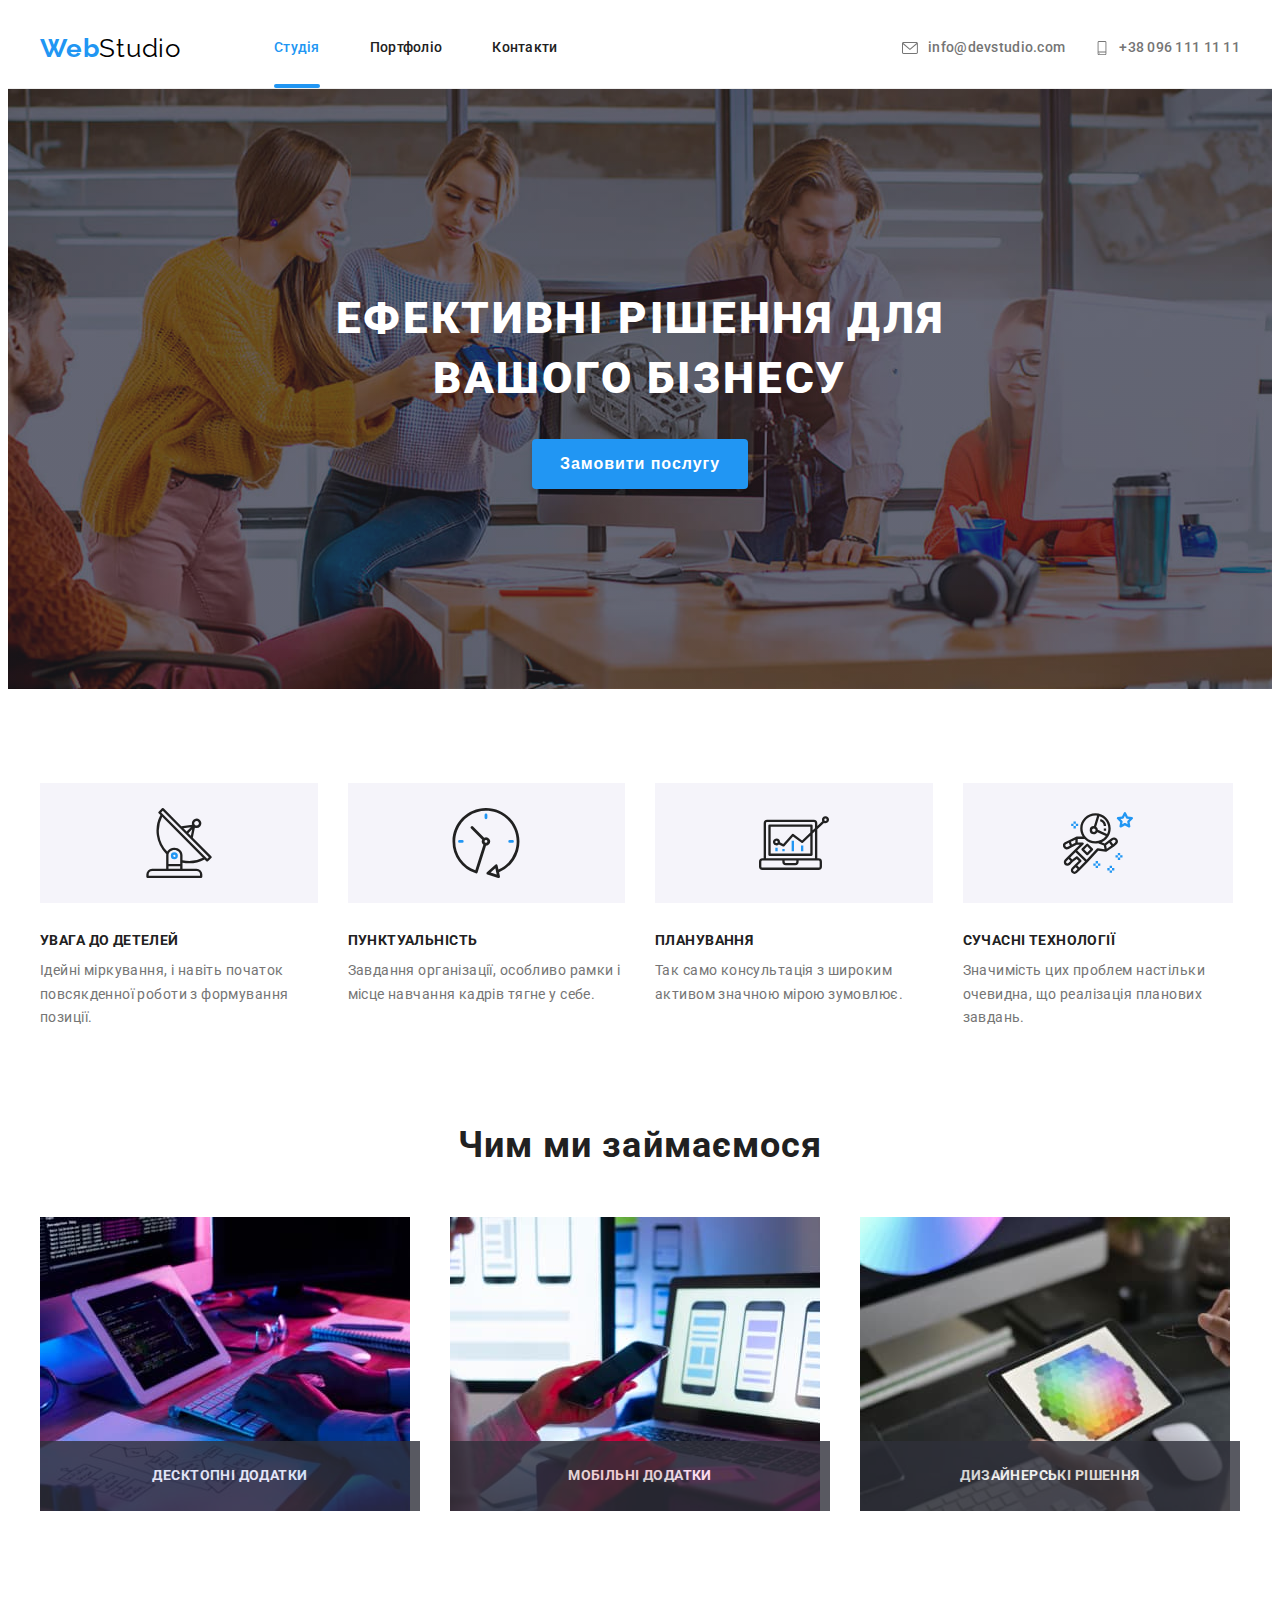
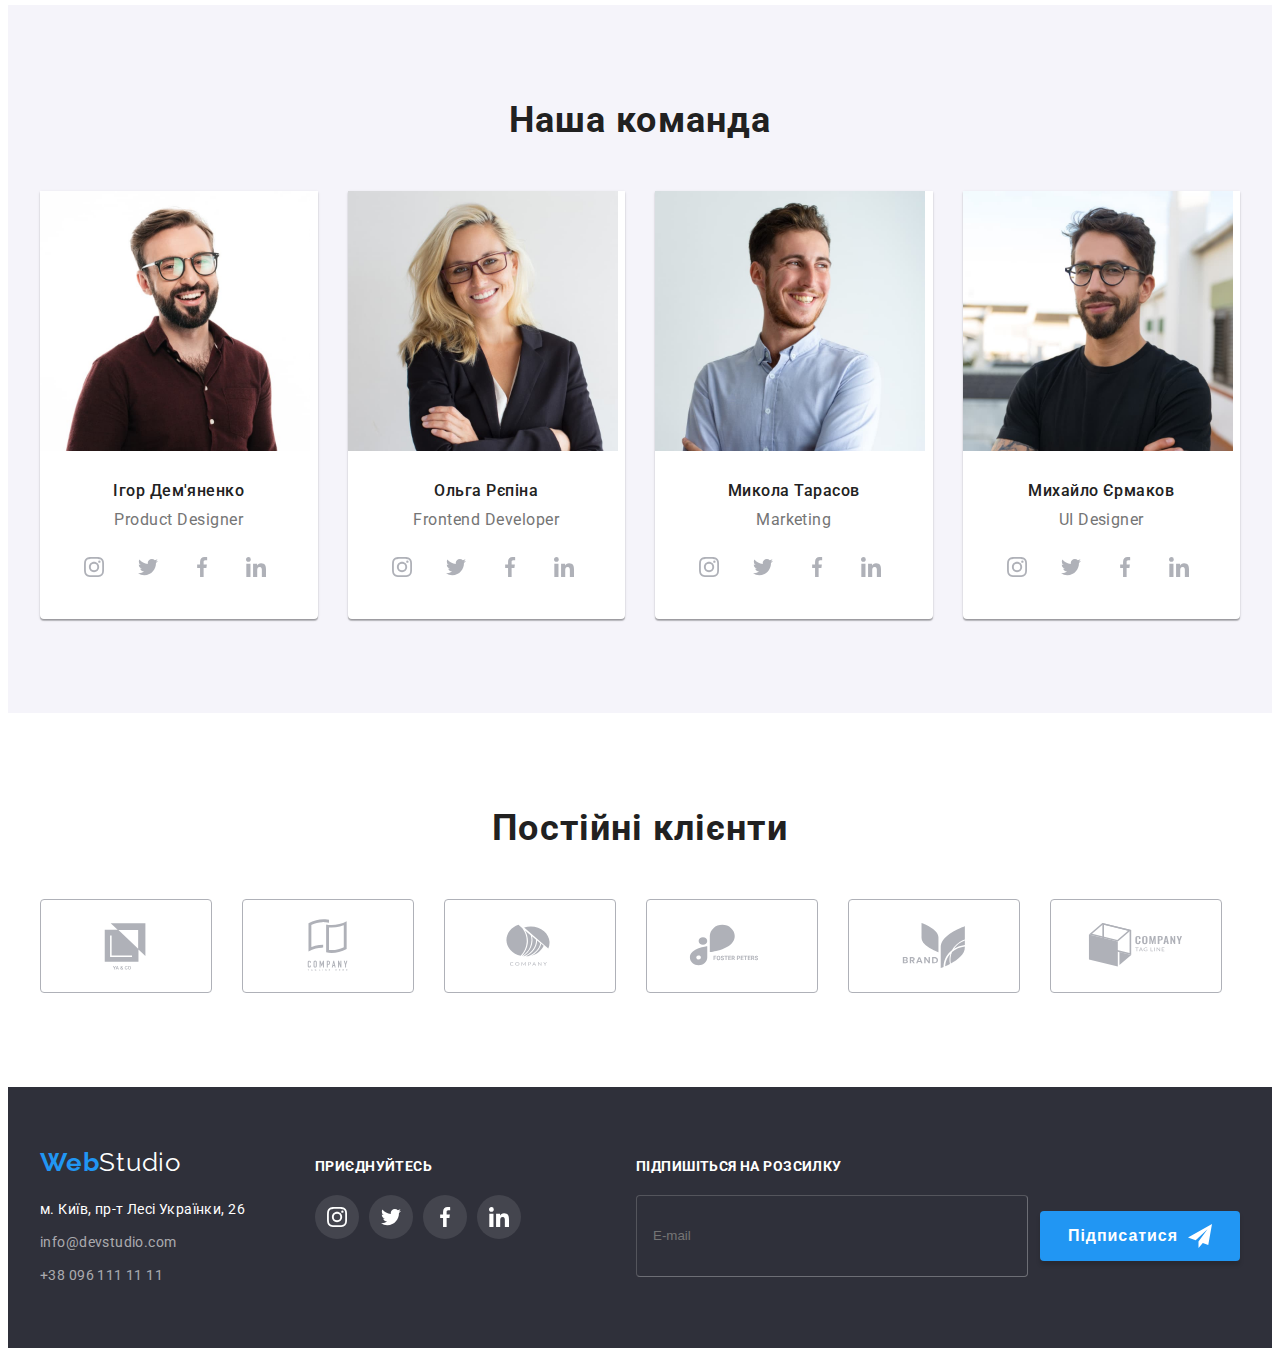
<file: index.html>
<!DOCTYPE html>
<html lang="uk">

<head>
    <meta charset="UTF-8">
    <meta http-equiv="X-UA-Compatible" content="IE=edge">
    <meta name="viewport" content="width=device-width, initial-scale=1.0">
    <title>Web Studio</title>

    <link rel="preconnect" href="https://fonts.googleapis.com">
    <link rel="preconnect" href="https://fonts.gstatic.com" crossorigin>
    <link
        href="https://fonts.googleapis.com/css2?family=Oleo+Script&family=Raleway:wght@700&family=Roboto:wght@400;500;700;900&display=swap"
        rel="stylesheet">
    <link rel="stylesheet" href="https://cdnjs.cloudflare.com/ajax/libs/modern-normalize/2.0.0/modern-normalize.min.css"
        integrity="sha512-4xo8blKMVCiXpTaLzQSLSw3KFOVPWhm/TRtuPVc4WG6kUgjH6J03IBuG7JZPkcWMxJ5huwaBpOpnwYElP/m6wg=="
        crossorigin="anonymous" referrerpolicy="no-referrer" />
    <!-- Анімаційний лінк -->
    <link href="https://unpkg.com/aos@2.3.1/dist/aos.css" rel="stylesheet">
    <!-- *********** -->
    <link rel="stylesheet" href="./css/styles.css">
</head>

<body>
    <!-- Шапка -->

    <header class="header">
        <div class="container header-box">
            <nav class="navigation">
                <a class="logo1 link" href="./index.html">Web<span class="logo2">Studio</span></a>
                <ul class="nav-list">
                    <li><a class="link navigation-link accent-link" href="./index.html">Студія</a></li>
                    <li><a class="link navigation-link" href="./portfolio.html">Портфоліо</a></li>
                    <li><a class="link navigation-link" href="./index.html">Контакти</a></li>
                </ul>
            </nav>
            <ul class="nav-contact">
                <li><a class="link link-contact" href="mailto:spolonchuk@gmail.com">
                        <svg class="contact-svg" width="16" height="12">
                            <use href="./images/svg/sprite.svg#icon-envelope"> </use>
                        </svg>
                        info@devstudio.com
                    </a>
                </li>
                <li><a class="link link-contact" href="tel:+380961111111">
                        <svg class="contact-svg" width="14" height="16">
                            <use href="./images/svg/sprite.svg#icon-smartphone"> </use>
                        </svg>
                        +38 096 111 11 11
                    </a>
                </li>
            </ul>
        </div>
    </header>

    <main>
        <!-- Герой -->
        <section class="section hero">
            <div class="container hero-box">
                <h1 class="hero-title">Ефективні рішення для вашого бізнесу</h1>
                <button class="btn" type="button" data-modal-open>Замовити послугу</button>
            </div>
            <!-- модальна форма, яка відкривається по кноці -->
            <div class="backdrop is-hidden" data-modal>
                <div class="modal-wrapper">
                    <button class="close-btn" type="button" data-modal-close>
                        <svg class="close-svg" width="18" height="18">
                            <use href="./images/svg/sprite.svg#icon-close-btn"></use>
                        </svg>
                    </button>
                    <h2 class="modal-wrapper-title">Залиште свої дані, ми вам передзвонимо</h2>
                    <form name="form-call-back" class="form-call-back" action="javascript:void(0);">
                        <label class="mw-label">
                            <span class="mw-label-title">Ім'я</span>
                            <input type="text" name="name" class="inp-info">
                            <span class="mw-svg-box">
                                <svg class="mw-svg" width="18" height="18">
                                    <use href="./images/svg/icons.svg#icon-person"></use>
                                </svg>
                            </span>
                        </label>
                        <label class="mw-label">
                            <span class="mw-label-title">Телефон</span>
                            <input type="tel" name="tel" class="inp-info">
                            <span class="mw-svg-box">
                                <svg class="mw-svg" width="18" height="18">
                                    <use href="./images/svg/icons.svg#icon-phone"></use>
                                </svg>
                            </span>
                        </label>
                        <label class="mw-label">
                            <span class="mw-label-title">Пошта</span>
                            <input type="email" name="email" class="inp-info">
                            <span class="mw-svg-box">
                                <svg class="mw-svg" width="18" height="18">
                                    <use href="./images/svg/icons.svg#icon-email"></use>
                                </svg>
                            </span>
                        </label>
                        <label class="mw-label">
                            <span class="mw-label-title">Коментар</span>
                            <textarea name="comment" class="comment" placeholder="Введіть текст"></textarea>
                        </label>
                        <label class="check-label mw-label">
                            <input type="checkbox" name="news-check" class="news-check visually-hidden">
                            <span class="custom-check">
                                <svg class="custom-check-svg" width="12" height="12">
                                    <use href="./images/svg/icons.svg#icon-v"></use>
                                </svg>
                            </span>
                            <span class="text-check">
                                Погоджуюся з розсилкою та приймаю <a href="">Умови договору</a>
                            </span>
                        </label>
                        <button type="submit" class="btn btn-width">Відправити</button>
                    </form>
                </div>
            </div>
        </section>

        <section class="section advantages">
            <div class="container">
                <h2 class="visually-hidden">Наші переваги</h2>
                <ul class="adv-list">
                    <li class="adv-item">
                        <div class="adv-box-svg">
                            <svg class="adv-svg" width="70" height="70">
                                <use href="./images/svg/sprite.svg#icon-antenna"> </use>
                            </svg>
                        </div>
                        <h3 class="advan-title">Увага до детелей</h3>
                        <p class=" advan-text">Ідейні міркування, і навіть початок повсякденної роботи з формування
                            позиції.</p>
                    </li>
                    <li class="adv-item">
                        <div class="adv-box-svg">
                            <svg class="adv-svg" width="70" height="70">
                                <use href="./images/svg/sprite.svg#icon-clock"> </use>
                            </svg>
                        </div>
                        <h3 class="advan-title">ПУНКТУАЛЬНІСТЬ</h3>
                        <p class=" advan-text">Завдання організації, особливо рамки і місце навчання кадрів тягне у
                            себе.</p>
                    </li>
                    <li class="adv-item">
                        <div class="adv-box-svg">
                            <svg class="adv-svg" width="70" height="70">
                                <use href="./images/svg/sprite.svg#icon-diagram"> </use>
                            </svg>
                        </div>
                        <h3 class="advan-title">ПЛАНУВАННЯ</h3>
                        <p class=" advan-text">Так само консультація з широким активом значною мірою зумовлює.</p>
                    </li>
                    <li class="adv-item adv-bcg">
                        <h3 class="advan-title">СУЧАСНІ ТЕХНОЛОГІЇ</h3>
                        <p class=" advan-text">Значимість цих проблем настільки очевидна, що реалізація планових
                            завдань.</p>
                    </li>
                </ul>
            </div>
        </section>

        <section class="section works">
            <div class="container">
                <h2 class="section-title">Чим ми займаємося</h2>
                <ul class="works-list">
                    <li class="works-item">
                        <img src="./images/main/img1.jpg" alt="Розробка" width="370" height="294">
                        <p class="works-item-title">Десктопні додатки</p>
                    </li>
                    <li class="works-item">
                        <img src="./images/main/img2.jpg" alt="Адаптація" width="370" height="294">
                        <p class="works-item-title">Мобільні додатки</p>

                    </li>
                    <li class="works-item"><img src="./images/main/img3.jpg" alt="Підбір кольору" width="370"
                            height="294">
                        <p class="works-item-title">Дизайнерські рішення</p>
                    </li>
                </ul>
            </div>
        </section>

        <section class="teams section">
            <div class="container">
                <h2 class="section-title">Наша команда</h2>
                <ul class="team-list">
                    <li class="adv-item team-item">
                        <img src="./images/main/teamcard1.jpg" alt="Ігор Дем'яненко" width="270" height="260">
                        <div class="team-box">
                            <h3 class="team-title">Ігор Дем'яненко</h3>
                            <p class="team-text">Product Designer</p>
                            <ul class="social-list list">
                                <li class="social-item">
                                    <a class="social-link" href="">
                                        <svg class="social-svg" width="20" height="20">
                                            <use href="./images/svg/sprite.svg#icon-instagram"> </use>
                                        </svg>
                                    </a>
                                </li>
                                <li class="social-item">
                                    <a class="social-link" href="">
                                        <svg class="social-svg" width="20" height="20">
                                            <use href="./images/svg/sprite.svg#icon-twitter"> </use>
                                        </svg>
                                    </a>
                                </li>
                                <li class="social-item">
                                    <a class="social-link" href="">
                                        <svg class="social-svg" width="20" height="20">
                                            <use href="./images/svg/sprite.svg#icon-facebook"> </use>
                                        </svg>
                                    </a>
                                </li>
                                <li class="social-item">
                                    <a class="social-link" href="">
                                        <svg class="social-svg" width="20" height="20">
                                            <use href="./images/svg/sprite.svg#icon-linkedin"> </use>
                                        </svg>
                                    </a>
                                </li>
                            </ul>
                        </div>
                    </li>
                    <li class="adv-item team-item">
                        <img src="./images/main/teamcard2.jpg" alt="Ольга Рєпіна" width="270" height="260">
                        <div class="team-box">
                            <h3 class="team-title">Ольга Рєпіна</h3>
                            <p class="team-text">Frontend Developer</p>
                            <ul class="social-list list">
                                <li class="social-item">
                                    <a class="social-link" href="">
                                        <svg class="social-svg" width="20" height="20">
                                            <use href="./images/svg/sprite.svg#icon-instagram"> </use>
                                        </svg>
                                    </a>
                                </li>
                                <li class="social-item">
                                    <a class="social-link" href="">
                                        <svg class="social-svg" width="20" height="20">
                                            <use href="./images/svg/sprite.svg#icon-twitter"> </use>
                                        </svg>
                                    </a>
                                </li>
                                <li class="social-item">
                                    <a class="social-link" href="">
                                        <svg class="social-svg" width="20" height="20">
                                            <use href="./images/svg/sprite.svg#icon-facebook"> </use>
                                        </svg>
                                    </a>
                                </li>
                                <li class="social-item">
                                    <a class="social-link" href="">
                                        <svg class="social-svg" width="20" height="20">
                                            <use href="./images/svg/sprite.svg#icon-linkedin"> </use>
                                        </svg>
                                    </a>
                                </li>
                            </ul>
                        </div>
                    </li>
                    <li class="adv-item team-item">
                        <img src="./images/main/teamcard3.jpg" alt="Микола Тарасов" width="270" height="260">
                        <div class="team-box">
                            <h3 class="team-title">Микола Тарасов</h3>
                            <p class="team-text">Marketing</p>
                            <ul class="social-list list">
                                <li class="social-item">
                                    <a class="social-link" href="">
                                        <svg class="social-svg" width="20" height="20">
                                            <use href="./images/svg/sprite.svg#icon-instagram"> </use>
                                        </svg>
                                    </a>
                                </li>
                                <li class="social-item">
                                    <a class="social-link" href="">
                                        <svg class="social-svg" width="20" height="20">
                                            <use href="./images/svg/sprite.svg#icon-twitter"> </use>
                                        </svg>
                                    </a>
                                </li>
                                <li class="social-item">
                                    <a class="social-link" href="">
                                        <svg class="social-svg" width="20" height="20">
                                            <use href="./images/svg/sprite.svg#icon-facebook"> </use>
                                        </svg>
                                    </a>
                                </li>
                                <li class="social-item">
                                    <a class="social-link" href="">
                                        <svg class="social-svg" width="20" height="20">
                                            <use href="./images/svg/sprite.svg#icon-linkedin"> </use>
                                        </svg>
                                    </a>
                                </li>
                            </ul>
                        </div>
                    </li>
                    <li class="adv-item team-item">
                        <img src="./images/main/teamcard4.jpg" alt="Михайло Єрмаков" width="270" height="260">
                        <div class="team-box">
                            <h3 class="team-title">Михайло Єрмаков</h3>
                            <p class="team-text">UI Designer</p>
                            <ul class="social-list list">
                                <li class="social-item">
                                    <a class="social-link" href="">
                                        <svg class="social-svg" width="20" height="20">
                                            <use href="./images/svg/sprite.svg#icon-instagram"> </use>
                                        </svg>
                                    </a>
                                </li>
                                <li class="social-item">
                                    <a class="social-link" href="">
                                        <svg class="social-svg" width="20" height="20">
                                            <use href="./images/svg/sprite.svg#icon-twitter"> </use>
                                        </svg>
                                    </a>
                                </li>
                                <li class="social-item">
                                    <a class="social-link" href="">
                                        <svg class="social-svg" width="20" height="20">
                                            <use href="./images/svg/sprite.svg#icon-facebook"> </use>
                                        </svg>
                                    </a>
                                </li>
                                <li class="social-item">
                                    <a class="social-link" href="">
                                        <svg class="social-svg" width="20" height="20">
                                            <use href="./images/svg/sprite.svg#icon-linkedin"> </use>
                                        </svg>
                                    </a>
                                </li>
                            </ul>
                        </div>
                    </li>
                </ul>
            </div>
        </section>

        <section class="section client">
            <div class="container">
                <h2 class="section-title">Постійні клієнти</h2>
                <ul class="client-list">
                    <li class="client-item">
                        <a class="client-link" href="">
                            <svg class="client-svg" width="106" height="60">
                                <use href="./images/svg/sprite.svg#icon-client1"> </use>
                            </svg>
                        </a>
                    </li>
                    <li class="client-item">
                        <a class="client-link" href="">
                            <svg class="client-svg" width="106" height="60">
                                <use href="./images/svg/sprite.svg#icon-client2"> </use>
                            </svg>
                        </a>
                    </li>
                    <li class="client-item">
                        <a class="client-link" href="">
                            <svg class="client-svg" width="106" height="60">
                                <use href="./images/svg/sprite.svg#icon-client3"> </use>
                            </svg>
                        </a>
                    </li>
                    <li class="client-item">
                        <a class="client-link" href="">
                            <svg class="client-svg" width="106" height="60">
                                <use href="./images/svg/sprite.svg#icon-client4"> </use>
                            </svg>
                        </a>
                    </li>
                    <li class="client-item">
                        <a class="client-link" href="">
                            <svg class="client-svg" width="106" height="60">
                                <use href="./images/svg/sprite.svg#icon-client5"> </use>
                            </svg>
                        </a>
                    </li>
                    <li class="client-item">
                        <a class="client-link" href="">
                            <svg class="client-svg" width="106" height="60">
                                <use href="./images/svg/sprite.svg#icon-client6"> </use>
                            </svg>
                        </a>
                    </li>
                </ul>
            </div>
        </section>

    </main>

    <footer class="flooter">
        <div class="container fl-box">
            <div class="fl-box1">
                <a class="logo1 link" href="./index.html">Web<span class="logo3">Studio</span></a>
                <address class="address">м. Київ, пр-т Лесі Українки, 26
                    <ul class="adress-list">
                        <li><a class="link flooter-link" href="mailto:spolonchuk@gmail.com">info@devstudio.com</a>
                        </li>
                        <li class="address-item"><a class="link flooter-link" href="tel:+380961111111">+38 096 111 11
                                11</a>
                        </li>
                    </ul>
                </address>
            </div>
            <div class="fl-box2">
                <p class="flooter-title">приєднуйтесь</p>
                <ul class="social-flooter-list">
                    <li class="social-item">
                        <a href="" class="social-flooter-link">
                            <svg class="social-flooter-svg" width="20" height="20">
                                <use href="./images/svg/sprite.svg#icon-instagram"> </use>
                            </svg>
                        </a>
                    </li>
                    <li class="social-item">
                        <a href="" class="social-flooter-link">
                            <svg class="social-flooter-svg" width="20" height="20">
                                <use href="./images/svg/sprite.svg#icon-twitter"> </use>
                            </svg>
                        </a>
                    </li>
                    <li class="social-item">
                        <a href="" class="social-flooter-link">
                            <svg class="social-flooter-svg" width="20" height="20">
                                <use href="./images/svg/sprite.svg#icon-facebook"> </use>
                            </svg>
                        </a>
                    </li>
                    <li class="social-item">
                        <a href="" class="social-flooter-link">
                            <svg class="social-flooter-svg" width="20" height="20">
                                <use href="./images/svg/sprite.svg#icon-linkedin"> </use>
                            </svg>
                        </a>
                    </li>
                </ul>
            </div>
            <div class="fl-box3">
                <p class="flooter-title">Підпишіться на розсилку</p>
                <form name="form-subscribe" action="javascript:void(0);" class="form-subscribe">
                    <input type="email" class="inp-email" placeholder="E-mail">
                    <button type="submit" class="btn btn-width">
                        Підписатися
                        <svg class="img-send" width="24" height="24">
                            <use href="./images/svg/sprite.svg#icon-send"></use>
                        </svg>
                    </button>
                </form>
            </div>
        </div>
    </footer>

    <script src="./js/modal.js"></script>
    <!-- бібліотека з анімацією та підключеня скрипта анімації -->
    <script src="https://unpkg.com/aos@2.3.1/dist/aos.js"></script>
    <script src="./js/animation.js">

    </script>
</body>

</html>
</file>
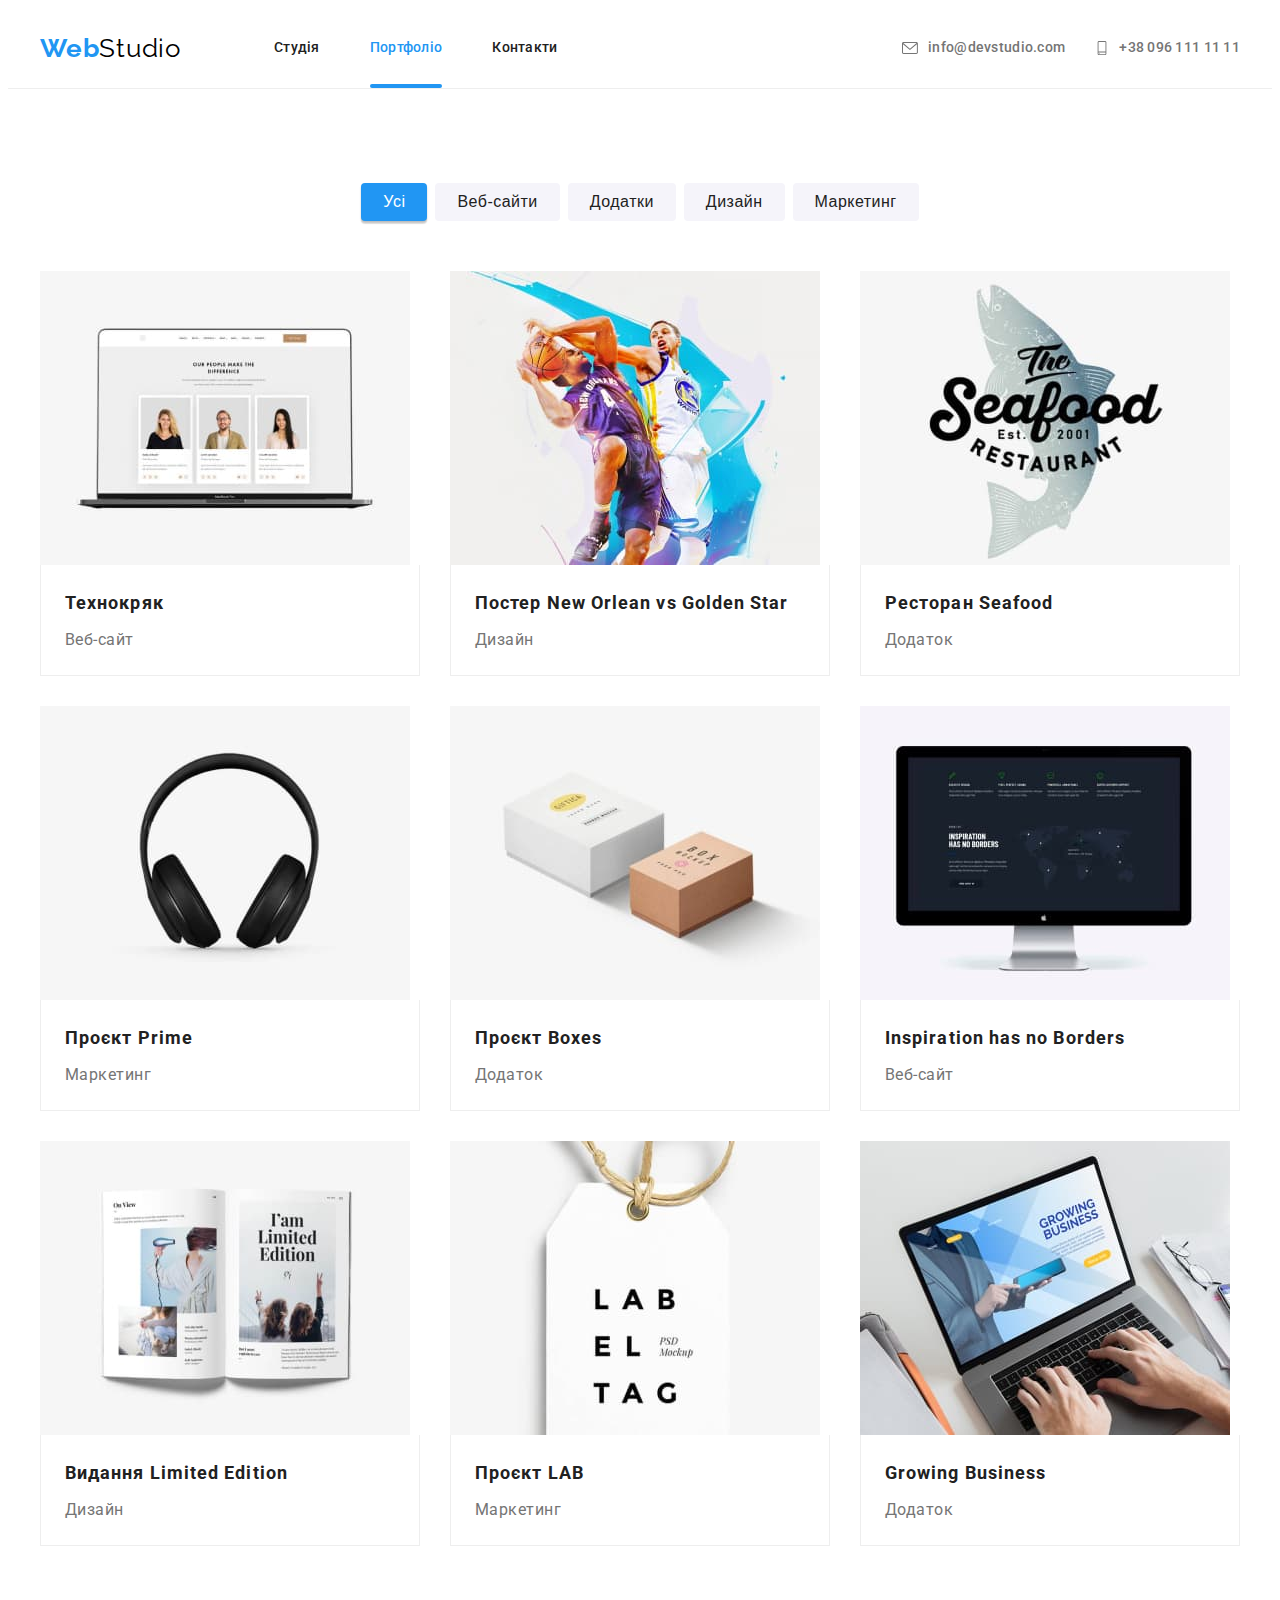
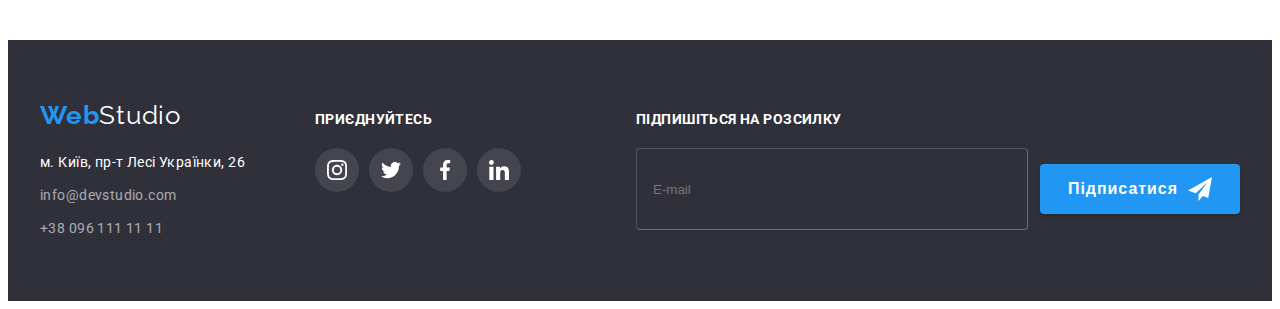
<file: portfolio.html>
<!DOCTYPE html>
<html lang="uk">

<head>
    <meta charset="UTF-8">
    <meta http-equiv="X-UA-Compatible" content="IE=edge">
    <meta name="viewport" content="width=device-width, initial-scale=1.0">
    <title>Web Studio</title>
    <link rel="preconnect" href="https://fonts.googleapis.com">
    <link rel="preconnect" href="https://fonts.gstatic.com" crossorigin>
    <link
        href="https://fonts.googleapis.com/css2?family=Oleo+Script&family=Raleway:wght@700&family=Roboto:wght@400;500;700;900&display=swap"
        rel="stylesheet">
    <link rel="stylesheet" href="https://cdnjs.cloudflare.com/ajax/libs/modern-normalize/2.0.0/modern-normalize.min.css"
        integrity="sha512-4xo8blKMVCiXpTaLzQSLSw3KFOVPWhm/TRtuPVc4WG6kUgjH6J03IBuG7JZPkcWMxJ5huwaBpOpnwYElP/m6wg=="
        crossorigin="anonymous" referrerpolicy="no-referrer" />
    <link rel="stylesheet" href="./css/styles.css">
</head>

<body>
    <!-- Шапка -->
    <header class="header">
        <div class="container header-box">
            <nav class="navigation">
                <a class="logo1 link" href="./index.html">Web<span class="logo2">Studio</span></a>
                <ul class="nav-list">
                    <li><a class="link navigation-link" href="./index.html">Студія</a></li>
                    <li><a class="link navigation-link accent-link" href="./portfolio.html">Портфоліо</a></li>
                    <li><a class="link navigation-link" href="./index.html">Контакти</a></li>
                </ul>
            </nav>
            <ul class="nav-contact">
                <li><a class="link link-contact" href="mailto:spolonchuk@gmail.com">
                        <svg class="contact-svg" width="16" height="12">
                            <use href="./images/svg/sprite.svg#icon-envelope"> </use>
                        </svg>
                        info@devstudio.com
                    </a>
                </li>
                <li><a class="link link-contact" href="tel:+380961111111">
                        <svg class="contact-svg" width="14" height="16">
                            <use href="./images/svg/sprite.svg#icon-smartphone"> </use>
                        </svg>
                        +38 096 111 11 11
                    </a>
                </li>
            </ul>
        </div>
    </header>

    <main>
        <section class="section">
            <div class="container">
                <h1 class="visually-hidden">Портфоліо</h1>
                <ul class="portf-btn-box">
                    <li class="portf-item"><button class="portfolio-btn accent-btn" type="button">Усі</button></li>
                    <li class="portf-item"><button class="portfolio-btn" type="button">Веб-сайти</button></li>
                    <li class="portf-item"><button class="portfolio-btn" type="button">Додатки</button></li>
                    <li class="portf-item"><button class="portfolio-btn" type="button">Дизайн</button></li>
                    <li class="portf-item"><button class="portfolio-btn" type="button">Маркетинг</button></li>
                </ul>

                <ul class="portfolio-list">
                    <li class="portfolio-item">
                        <a class="portfolio-link" href="">
                            <div class="portfolio-box">
                                <img src="./images/portfolio/img1.jpg" alt="Технокряк" width="370" height="294">
                                <p class="description-text">
                                    Ресурс пропонує комплексні пропозиції з різним рівнем функціоналу та сервісів.
                                    Все це дозволить відвідувачу отримати
                                    вичерпні відомості про компанію чи приватну особу.
                                </p>
                            </div>
                            <div class="portfolio-link-box">
                                <h2 class="portfolio-title">Технокряк</h2>
                                <p class="portfolio-text">Веб-сайт</p>
                            </div>
                        </a>
                    </li>
                    <li class="portfolio-item">
                        <a class="portfolio-link" href="">
                            <div class="portfolio-box">
                                <img src="./images/portfolio/img2.jpg" alt="Технокряк" width="370" height="294">
                                <div class="portfolio-description-box">
                                    <p class="description-text">
                                        Ресурс пропонує комплексні пропозиції з різним рівнем функціоналу та сервісів.
                                        Все це дозволить відвідувачу
                                        отримати
                                        вичерпні відомості про компанію чи приватну особу.
                                    </p>
                                </div>
                            </div>
                            <div class="portfolio-link-box">
                                <h2 class="portfolio-title">Постер <span lang="en">New Orlean vs Golden Star</span></h2>
                                <p class="portfolio-text">Дизайн</p>
                            </div>
                        </a>
                    </li>
                    <li class="portfolio-item">
                        <a class="portfolio-link" href="">
                            <div class="portfolio-box">
                                <img src="./images/portfolio/img3.jpg" alt="Технокряк" width="370" height="294">
                                <div class="portfolio-description-box">
                                    <p class="description-text">
                                        Ресурс пропонує комплексні пропозиції з різним рівнем функціоналу та сервісів.
                                        Все це дозволить відвідувачу
                                        отримати
                                        вичерпні відомості про компанію чи приватну особу.
                                    </p>
                                </div>
                            </div>
                            <div class="portfolio-link-box">
                                <h2 class="portfolio-title">Ресторан <span lang="en">Seafood</span></h2>
                                <p class="portfolio-text">Додаток</p>
                            </div>
                        </a>
                    </li>
                    <li class="portfolio-item">
                        <a class="portfolio-link" href="">
                            <div class="portfolio-box">
                                <img src="./images/portfolio/img4.jpg" alt="Технокряк" width="370" height="294">
                                <div class="portfolio-description-box">
                                    <p class="description-text">
                                        Ресурс пропонує комплексні пропозиції з різним рівнем функціоналу та сервісів.
                                        Все це дозволить відвідувачу
                                        отримати
                                        вичерпні відомості про компанію чи приватну особу.
                                    </p>
                                </div>
                            </div>
                            <div class="portfolio-link-box">
                                <h2 class="portfolio-title">Проєкт <span lang="en">Prime</span></h2>
                                <p class="portfolio-text">Маркетинг</p>
                            </div>
                        </a>
                    </li>
                    <li class="portfolio-item">
                        <a class="portfolio-link" href="">
                            <div class="portfolio-box">
                                <img src="./images/portfolio/img5.jpg" alt="Технокряк" width="370" height="294">
                                <div class="portfolio-description-box">
                                    <p class="description-text">
                                        Ресурс пропонує комплексні пропозиції з різним рівнем функціоналу та сервісів.
                                        Все це дозволить відвідувачу
                                        отримати
                                        вичерпні відомості про компанію чи приватну особу.
                                    </p>
                                </div>
                            </div>
                            <div class="portfolio-link-box">
                                <h2 class="portfolio-title">Проєкт <span lang="en">Boxes</span></h2>
                                <p class="portfolio-text">Додаток</p>
                            </div>
                        </a>
                    </li>
                    <li class="portfolio-item">
                        <a class="portfolio-link" href="">
                            <div class="portfolio-box">
                                <img src="./images/portfolio/img6.jpg" alt="Технокряк" width="370" height="294">
                                <div class="portfolio-description-box">
                                    <p class="description-text">
                                        Ресурс пропонує комплексні пропозиції з різним рівнем функціоналу та сервісів.
                                        Все це дозволить відвідувачу
                                        отримати
                                        вичерпні відомості про компанію чи приватну особу.
                                    </p>
                                </div>
                            </div>
                            <div class="portfolio-link-box">
                                <h2 class="portfolio-title"><span lang="en">Inspiration has no Borders</span></h2>
                                <p class="portfolio-text">Веб-сайт</p>
                            </div>
                        </a>
                    </li>
                    <li class="portfolio-item">
                        <a class="portfolio-link" href="">
                            <div class="portfolio-box">
                                <img src="./images/portfolio/img7.jpg" alt="Технокряк" width="370" height="294">
                                <div class="portfolio-description-box">
                                    <p class="description-text">
                                        Ресурс пропонує комплексні пропозиції з різним рівнем функціоналу та сервісів.
                                        Все це дозволить відвідувачу
                                        отримати
                                        вичерпні відомості про компанію чи приватну особу.
                                    </p>
                                </div>
                            </div>
                            <div class="portfolio-link-box">
                                <h2 class="portfolio-title">Видання <span lang="en">Limited Edition</span></h2>
                                <p class="portfolio-text">Дизайн</p>
                            </div>
                        </a>
                    </li>
                    <li class="portfolio-item">
                        <a class="portfolio-link" href="">
                            <div class="portfolio-box">
                                <img src="./images/portfolio/img8.jpg" alt="Технокряк" width="370" height="294">
                                <div class="portfolio-description-box">
                                    <p class="description-text">
                                        Ресурс пропонує комплексні пропозиції з різним рівнем функціоналу та сервісів.
                                        Все це дозволить відвідувачу
                                        отримати
                                        вичерпні відомості про компанію чи приватну особу.
                                    </p>
                                </div>
                            </div>
                            <div class="portfolio-link-box">
                                <h2 class="portfolio-title">Проєкт <span lang="en">LAB</span></h2>
                                <p class="portfolio-text">Маркетинг</p>
                            </div>
                        </a>
                    </li>
                    <li class="portfolio-item">
                        <a class="portfolio-link" href="">
                            <div class="portfolio-box">
                                <img src="./images/portfolio/img9.jpg" alt="Технокряк" width="370" height="294">
                                <div class="portfolio-description-box">
                                    <p class="description-text">
                                        Ресурс пропонує комплексні пропозиції з різним рівнем функціоналу та сервісів.
                                        Все це дозволить відвідувачу
                                        отримати
                                        вичерпні відомості про компанію чи приватну особу.
                                    </p>
                                </div>
                            </div>
                            <div class="portfolio-link-box">
                                <h2 class="portfolio-title"><span lang="en">Growing Business</span></h2>
                                <p class="portfolio-text">Додаток</p>
                            </div>
                        </a>
                    </li>
                </ul>
            </div>
        </section>
    </main>

    <footer class="flooter">
        <div class="container fl-box">
            <div class="fl-box1">
                <a class="logo1 link" href="./index.html">Web<span class="logo3">Studio</span></a>
                <address class="address">м. Київ, пр-т Лесі Українки, 26
                    <ul class="adress-list">
                        <li><a class="link flooter-link" href="mailto:spolonchuk@gmail.com">info@devstudio.com</a>
                        </li>
                        <li class="address-item"><a class="link flooter-link" href="tel:+380961111111">+38 096 111 11
                                11</a>
                        </li>
                    </ul>
                </address>
            </div>
            <div class="fl-box2">
                <p class="flooter-title">приєднуйтесь</p>
                <ul class="social-flooter-list">
                    <li class="social-item">
                        <a href="" class="social-flooter-link">
                            <svg class="social-flooter-svg" width="20" height="20">
                                <use href="./images/svg/sprite.svg#icon-instagram"> </use>
                            </svg>
                        </a>
                    </li>
                    <li class="social-item">
                        <a href="" class="social-flooter-link">
                            <svg class="social-flooter-svg" width="20" height="20">
                                <use href="./images/svg/sprite.svg#icon-twitter"> </use>
                            </svg>
                        </a>
                    </li>
                    <li class="social-item">
                        <a href="" class="social-flooter-link">
                            <svg class="social-flooter-svg" width="20" height="20">
                                <use href="./images/svg/sprite.svg#icon-facebook"> </use>
                            </svg>
                        </a>
                    </li>
                    <li class="social-item">
                        <a href="" class="social-flooter-link">
                            <svg class="social-flooter-svg" width="20" height="20">
                                <use href="./images/svg/sprite.svg#icon-linkedin"> </use>
                            </svg>
                        </a>
                    </li>
                </ul>
            </div>
            <div class="fl-box3">
                <p class="flooter-title">Підпишіться на розсилку</p>
                <form name="form-subscribe" action="javascript:void(0);" class="form-subscribe">
                    <input type="email" class="inp-email" placeholder="E-mail">
                    <button type="submit" class="btn btn-width">
                        Підписатися
                        <svg class="img-send" width="24" height="24">
                            <use href="./images/svg/sprite.svg#icon-send"></use>
                        </svg>
                    </button>
                </form>
            </div>
        </div>
    </footer>

</body>

</html>
</file>
<file: css/styles.css>
:root {
  --main-font: Roboto, sans-serif;
  --secondary-font: Raleway, sans-serif;
  /* text color */
  --main-txt-color: #212121;
  --secondary-txt-color: #757575;
  --white-txt-color: #ffffff;
  --accent-txt-color: #2196f3;
  --dark-txt-color: #000000;
  --flooter-text: rgba(255, 255, 255, 0.6);
  --client-border: #afb1b8;

  /* background color */
  --main-bcg-color: #ffffff;
  --secondary-bcg-color: #f5f4fa;
  --portfolio-bcg-color: #eeeeee;
  --dark-bcg-color: #2f303a;
  --hero-bcg: rgba(47, 48, 58, 0.4);
  --width-container: 1200px;

  --time: 250ms;
  --cub-bezier: cubic-bezier(0.4, 0, 0.2, 1);
}

body {
  font-family: var(--main-font);
  background-color: var(--main-bcg-color);
  color: var(--main-txt-color);
}

.cbg {
  background-color: aquamarine;
  outline: aquamarine solid 5px;
}

.container {
  width: var(--width-container);
  padding-left: 15px;
  padding-right: 15px;
  margin-left: auto;
  margin-right: auto;

  /* outline: tomato solid 5px; */
}

.link {
  color: currentColor;
  text-decoration: none;
}

.link:hover,
.link:focus {
  color: var(--accent-txt-color);
}

li,
ul {
  list-style-type: none;
  padding: 0;
  margin: 0;
  padding-inline-start: 0;
}

img {
  display: block;
}

ul,
h1,
h2,
h3,
p {
  margin: 0;
  margin-block-start: 0;
  margin-block-end: 0;
}

.visually-hidden {
  position: absolute;
  width: 1px;
  height: 1px;
  margin: -1px;
  border: 0;
  padding: 0;

  white-space: nowrap;
  clip-path: inset(100%);
  clip: rect(0 0 0 0);
  overflow: hidden;
}

.logo1 {
  color: var(--accent-txt-color);
  font-family: var(--secondary-font);
  font-size: 26px;
  font-weight: 700;
  line-height: 1.19;
  letter-spacing: 0.03em;
  text-align: left;
}

.logo2 {
  color: var(--dark-txt-color);
  /* font-family: Oleo Script; */
  font-weight: 400;
}

.logo3 {
  color: var(--white-txt-color);
  /* font-family: Oleo Script; */
  font-weight: 400;
}

/* HEADER */
.header {
  border-bottom: 1px solid var(--portfolio-bcg-color);
}

.header-box {
  display: flex;
  align-items: center;
}

.navigation {
  display: flex;
  align-items: center;
}

.nav-list {
  display: flex;
  align-items: center;
  margin-left: 93px;
  gap: 50px;
}

.nav-contact {
  display: flex;
  align-items: center;
  margin-left: auto;
  gap: 30px;
}

.accent-link {
  color: var(--accent-txt-color);
  position: relative;
}

.navigation-link {
  display: block;
  font-size: 14px;
  font-weight: 500;
  line-height: 1.14;
  letter-spacing: 0.02em;
  padding-top: 32px;
  padding-bottom: 32px;
  transition: color var(--time) var(--cub-bezier);
}

.accent-link::after {
  content: "";
  display: block;
  width: 100%;
  height: 4px;
  background-color: var(--accent-txt-color);
  border-radius: 2px;
  position: absolute;
  bottom: 0;
  left: 0;
}

.link-contact {
  display: flex;
  align-items: center;
  font-size: 14px;
  font-weight: 500;
  line-height: 1.14;
  letter-spacing: 0.02em;
  color: var(--secondary-txt-color);
  padding-top: 32px;
  padding-bottom: 32px;
  transition: color var(--time) var(--cub-bezier);
}

.contact-svg {
  fill: var(--secondary-txt-color);
  margin-right: 10px;
  transition: fill var(--time) var(--cub-bezier);
}

.link-contact:hover .contact-svg,
.link-contact:focus .contact-svg {
  fill: var(--accent-txt-color);
}

/* SECTION */
.section {
  padding-top: 94px;
  padding-bottom: 94px;
}

/* HERO */
.hero {
  /* *background-color: var(--dark-bcg-color); */
  background-image: linear-gradient(to right, var(--hero-bcg), var(--hero-bcg)),
    url("../images/hero-img.jpg");
  background-repeat: no-repeat;
  background-position: center;
  background-size: cover;
  max-width: 1600px;
  padding-top: 200px;
  padding-bottom: 200px;
  margin-right: auto;
  margin-left: auto;
}

.hero-title {
  color: var(--white-txt-color);
  font-size: 44px;
  font-weight: 900;
  line-height: 1.36;
  letter-spacing: 0.06em;
  text-align: center;
  text-transform: uppercase;
  margin-bottom: 30px;
  margin-left: auto;
  margin-right: auto;
  width: 696px;
}

.btn {
  font-size: 16px;
  font-weight: 700;
  line-height: 1.88;
  letter-spacing: 0.06em;
  display: flex;
  align-items: center;
  justify-content: center;
  width: 216px;
  height: 50px;
  border-radius: 4px;
  border: none;
  cursor: pointer;
  margin: 0 auto;
  color: var(--white-txt-color);
  background-color: var(--accent-txt-color);
  box-shadow: 0px 4px 4px 0px #00000026;
}

.btn-width {
  width: 200px;
}

/* модальне вікно */
.backdrop.is-hidden {
  opacity: 0;
  visibility: hidden;
  pointer-events: none;
}

.backdrop {
  position: fixed;
  top: 0;
  left: 0;
  width: 100%;
  height: 100%;
  background-color: rgba(0, 0, 0, 0.2);
  z-index: 10;
  opacity: 1;
  transition: opacity var(--time) var(--cub-bezier),
    visibility var(--time) var(--cub-bezier);
}

.backdrop.is-hidden .modal-wrapper {
  transform: translate(-50%, -50%) scale(0.5);
}

.backdrop .modal-wrapper {
  transform: translate(-50%, -50%) scale(1);
}

.modal-wrapper {
  width: 528px;
  height: 581px;
  border-radius: 4px;
  background-color: var(--main-bcg-color);
  padding: 40px;
  position: absolute;
  top: 50%;
  left: 50%;
  transition: transform var(--time) var(--cub-bezier) 200ms;
}

.close-btn {
  display: flex;
  justify-content: center;
  align-items: center;
  width: 30px;
  height: 30px;
  border-radius: 50%;
  border-color: rgba(0, 0, 0, 0.1);
  background-color: var(--main-bcg-color);
  position: absolute;
  top: 8px;
  right: 8px;
}

.close-btn:hover .close-svg,
.close-btn:focus .close-svg {
  fill: var(--accent-txt-color);
}

.close-svg {
  fill: var(--dark-txt-color);
  transition: fill var(--time) var(--cub-bezier);
}

.modal-wrapper-title {
  font-size: 20px;
  font-weight: 700;
  line-height: 1.15;
  letter-spacing: 0.03em;
  text-align: center;
  margin-bottom: 12px;
}

.form-call-back {
  display: flex;
  flex-direction: column;
}

.mw-label {
  color: var(--secondary-txt-color);
  font-size: 12px;
  line-height: 1.17;
  letter-spacing: 0.01em;
  text-align: left;
  margin-bottom: 10px;
  position: relative;
}

.mw-label:focus-within .mw-svg {
  fill: var(--accent-txt-color);
}

.mw-label:focus-within .inp-info,
.mw-label:focus-within .comment
{
  border-color: var(--accent-txt-color);
}

.mw-label-title {
  display: block;
  margin-bottom: 4px;
}

.inp-info {
  height: 40px;
  width: 100%;
  padding: 11px 15px 11px 40px;
  border-width: 1px;
  border-radius: 4px;
  border-color: #21212133;
  outline: transparent;
  transition: border-color var(--time) var(--cub-bezier);
}

.mw-svg-box {
  position: absolute;
  top: 30px;
  left: 12px;
}

.mw-svg {
  fill: var(--main-txt-color);
  transition: fill var(--time) var(--cub-bezier);
}

.comment {
  height: 120px;
  width: 100%;
  resize: none;
  padding: 12px 16px;
  border-width: 1px;
  border-radius: 4px;
  border-color: #21212133;
  outline: transparent;
  transition: border-color var(--time) var(--cub-bezier);
}

.check-label {
  display: flex;
  margin: 10px auto 30px auto;
  align-items: center;
}

.news-check {
 
}

.news-check:checked + .custom-check {
  background-color: var(--accent-txt-color);
  /* background-image: url("../images/svg/v.svg"); */
  /* background-size: contain; */
  /* background-origin: border-box; */
  border-color: var(--accent-txt-color);
}

 .mw-label:focus-within .news-check:checked+.custom-check {
  border-color: var(--main-txt-color);
}

.mw-label:focus-within .news-check:not(:checked) +.custom-check {
  border-color: var(--accent-txt-color);
}

.news-check:checked + .custom-check>.custom-check-svg {
  opacity: 1;
}

.custom-check {
  display: flex;
  align-items: center;
  justify-content: center;
  width: 16px;
  height: 15px;
  border-radius: 2px;
  border: 2px solid var(--main-txt-color);
  transition: background-color var(--time) var(--cub-bezier),
    border-color var(--time) var(--cub-bezier);
}

.custom-check-svg {
  fill: var(--white-txt-color);
  opacity: 0;
  transition: opacity var(--time) var(--cub-bezier);
}

.text-check {
  color: var(--secondary-txt-color);
  font-size: 14px;
  line-height: 1.71;
  letter-spacing: 0.03em;
  margin-left: 7px;
}

.mw-label a {
  color: var(--accent-txt-color);
}
/* advantages */
.advantages {
  padding-bottom: 0;
}

.adv-list {
  display: flex;
  flex-wrap: wrap;
  gap: 30px;
}

.adv-item {
  flex-basis: calc((100% - 90px) / 4);
}

.adv-box-svg {
  display: flex;
  background-color: var(--secondary-bcg-color);
  justify-content: center;
  align-items: center;
  height: 120px;
}

.adv-bcg::before {
  content: "";
  display: block;
  background-image: url(../images/svg/astronaut.svg);
  background-color: var(--secondary-bcg-color);
  background-position: center;
  background-size: 70px 70px;
  background-repeat: no-repeat;
  height: 120px;
  width: 270px;
}

.advan-title {
  font-size: 14px;
  font-weight: 700;
  line-height: 1.14;
  letter-spacing: 0.03em;
  text-align: left;
  text-transform: uppercase;
  margin-top: 30px;
  margin-bottom: 10px;
}

.advan-text {
  font-size: 14px;
  line-height: 1.71;
  letter-spacing: 0.03em;
  text-align: left;
  color: var(--secondary-txt-color);
}

/* Section our works */
.section-title {
  font-size: 36px;
  font-weight: 700;
  line-height: 1.17;
  letter-spacing: 1.08px;
  text-align: center;
  margin-bottom: 50px;
}

.works-list {
  display: flex;
  flex-wrap: wrap;
  gap: 30px;
}

.works-item {
  flex-basis: calc((100% - 60px) / 3);
  position: relative;
}

.works-item-title {
  font-size: 14px;
  font-weight: 700;
  line-height: 1.14;
  letter-spacing: 0.03em;
  text-align: center;
  text-transform: uppercase;
  color: var(--white-txt-color);
  padding-top: 27px;
  padding-bottom: 27px;
  background-color: var(--dark-bcg-color);
  opacity: 0.8;
  position: absolute;
  width: 100%;
  bottom: 0;
  left: 0;
}

/* Team */
.teams {
  background-color: var(--secondary-bcg-color);
}

.team-list {
  display: flex;
  flex-wrap: wrap;
  gap: 30px;
}

.team-item {
  border-radius: 0px 0px 4px 4px;
  box-shadow: 0px 1px 3px rgba(0, 0, 0, 0.12), 0px 1px 1px rgba(0, 0, 0, 0.14),
    0px 2px 1px rgba(0, 0, 0, 0.2);
  background-color: var(--main-bcg-color);
}

.team-box {
  padding-top: 30px;
  padding-bottom: 30px;
  padding-left: 32px;
  padding-right: 32px;
}

.team-title {
  font-size: 16px;
  font-weight: 500;
  line-height: 1.19;
  letter-spacing: 0.03em;
  text-align: center;
  margin-bottom: 10px;
}

.team-text {
  font-size: 16px;
  line-height: 1.19;
  letter-spacing: 0.03em;
  text-align: center;
  color: var(--secondary-txt-color);
}

.social-list {
  display: flex;
  gap: 10px;
  margin-top: 16px;
}

.social-link {
  display: flex;
  align-items: center;
  justify-content: center;
  width: 44px;
  height: 44px;
  border-radius: 50%;
  transition: background-color var(--time) var(--cub-bezier);
}

.social-svg {
  fill: var(--client-border);
  transition: fill var(--time) var(--cub-bezier);
}

.social-link:hover,
.social-link:focus {
  background-color: var(--accent-txt-color);
}

.social-link:hover .social-svg,
.social-link:focus .social-svg {
  fill: var(--white-txt-color);
}

/*********Clients *************/
.client-list {
  display: flex;
  gap: 30px;
}

.client-link {
  display: flex;
  align-items: center;
  justify-content: center;
  border: 1px solid var(--client-border);
  border-radius: 4px;
  width: 170px;
  height: 92px;
  transition: border-color var(--time) var(--cub-bezier);
}

.client-svg {
  fill: var(--client-border);
  transition: fill var(--time) var(--cub-bezier);
}

.client-link:hover,
.client-link:focus {
  border-color: var(--accent-txt-color);
}

.client-link:hover .client-svg,
.client-link:focus .client-svg {
  fill: var(--accent-txt-color);
}

/******** flooter ********/
.flooter {
  background-color: var(--dark-bcg-color);
  padding-top: 60px;
  padding-bottom: 60px;
}

.fl-box {
  display: flex;
  align-items: baseline;
}

.fl-box1 {
  margin-right: 70px;
}

.fl-box2 {
  margin-right: auto;
}

.flooter address {
  font-size: 14px;
  line-height: 1.71;
  letter-spacing: 0.03em;
  text-align: left;
  color: var(--white-txt-color);
}

.flooter-link {
  font-size: 14px;
  line-height: 1.71;
  letter-spacing: 0.03em;
  text-align: left;
  color: var(--flooter-text);
}

.address {
  font-style: normal;
  margin-top: 20px;
}

.adress-list {
  margin-top: 9px;
}

.address-item {
  margin-top: 9px;
}

.flooter-title {
  font-size: 14px;
  font-weight: 700;
  line-height: 1.14;
  letter-spacing: 0.03em;
  text-align: left;
  text-transform: uppercase;
  color: var(--white-txt-color);
}

.social-flooter-list {
  display: flex;
  gap: 10px;
  margin-top: 20px;
}

.social-flooter-link {
  display: flex;
  align-items: center;
  justify-content: center;
  width: 44px;
  height: 44px;
  border-radius: 50%;
  background-color: rgba(255, 255, 255, 0.1);
  transition: background-color var(--time) var(--cub-bezier);
}

.social-flooter-svg {
  fill: var(--white-txt-color);
}

.social-flooter-link:hover,
.social-flooter-link:focus {
  background-color: var(--accent-txt-color);
}

/* ******форма підписки */
.form-subscribe {
  display: flex;
  align-items: center;
  margin-top: 20px;
}

.inp-email {
  width: 358px;
  height: 50px;
  padding: 15px 16px;
  background-color: inherit;
  border-radius: 4px;
  border-width: 1px;
  border-color: rgba(255, 255, 255, 0.3);
  color: rgba(255, 255, 255, 0.6);
  margin-right: 12px;
}

.img-send {
  fill: var(--white-txt-color);
  margin-left: 10px;
}

/************ portfolio ********/

.portf-btn-box {
  display: flex;
  justify-content: center;
  gap: 8px;
  margin-bottom: 50px;
}

.portfolio-btn {
  font-size: 16px;
  font-weight: 500;
  line-height: 1.63;
  letter-spacing: 0.03em;
  text-align: center;
  background-color: var(--secondary-bcg-color);
  color: var(--main-txt-color);
  height: 38px;
  border-radius: 4px;
  border: none;
  cursor: pointer;
  padding: 6px 22px;
  transition: color var(--time) var(--cub-bezier),
    background-color var(--time) var(--cub-bezier),
    box-shadow var(--time) var(--cub-bezier);
}

.portfolio-btn:focus,
.portfolio-btn:hover,
.accent-btn {
  color: var(--white-txt-color);
  background-color: var(--accent-txt-color);
  box-shadow: 0px 2px 2px 0px #0000001f, 0px 1px 2px 0px #00000014,
    0px 3px 1px 0px #0000001a;
}

.portfolio-list {
  display: flex;
  flex-wrap: wrap;
  column-gap: 30px;
  row-gap: 30px;
}

.portfolio-item {
  flex-basis: calc((100% - 60px) / 3);
  background: var(--main-bcg-color);
}

.portfolio-link {
  display: block;
  color: currentColor;
  text-decoration: none;
  position: relative;
  transition: box-shadow var(--time) var(--cub-bezier);
}

.portfolio-link:hover,
.portfolio-link:focus {
  box-shadow: 1px 4px 6px 0px #00000029, 0px 4px 4px 0px #0000000f,
    0px 1px 1px 0px #0000001f;
}

.portfolio-link:hover .description-text,
.portfolio-link:focus .description-text {
  transform: translateY(0);
}

.portfolio-link-box {
  padding-top: 20px;
  padding-bottom: 20px;
  padding-left: 24px;
  padding-right: 24px;
  border-bottom: 1px solid var(--portfolio-bcg-color);
  border-left: 1px solid var(--portfolio-bcg-color);
  border-right: 1px solid var(--portfolio-bcg-color);
}

.portfolio-title {
  font-size: 18px;
  font-weight: 700;
  line-height: 2;
  letter-spacing: 0.06em;
  text-align: left;
  margin-bottom: 4px;
}

.portfolio-text {
  font-size: 16px;
  line-height: 1.88;
  letter-spacing: 0.03em;
  text-align: left;
  color: var(--secondary-txt-color);
}

.portfolio-box {
  position: relative;
  overflow: hidden;
}

.description-text {
  font-size: 18px;
  line-height: 1.6;
  letter-spacing: 0.03em;
  text-align: left;
  color: var(--white-txt-color);
  background-color: var(--accent-txt-color);
  opacity: 0.9;
  position: absolute;
  top: 0;
  left: 0;
  width: 100%;
  height: 100%;
  padding: 63px 24px;
  transform: translateY(100%);
  transition: transform var(--time) var(--cub-bezier);
}
</file>
